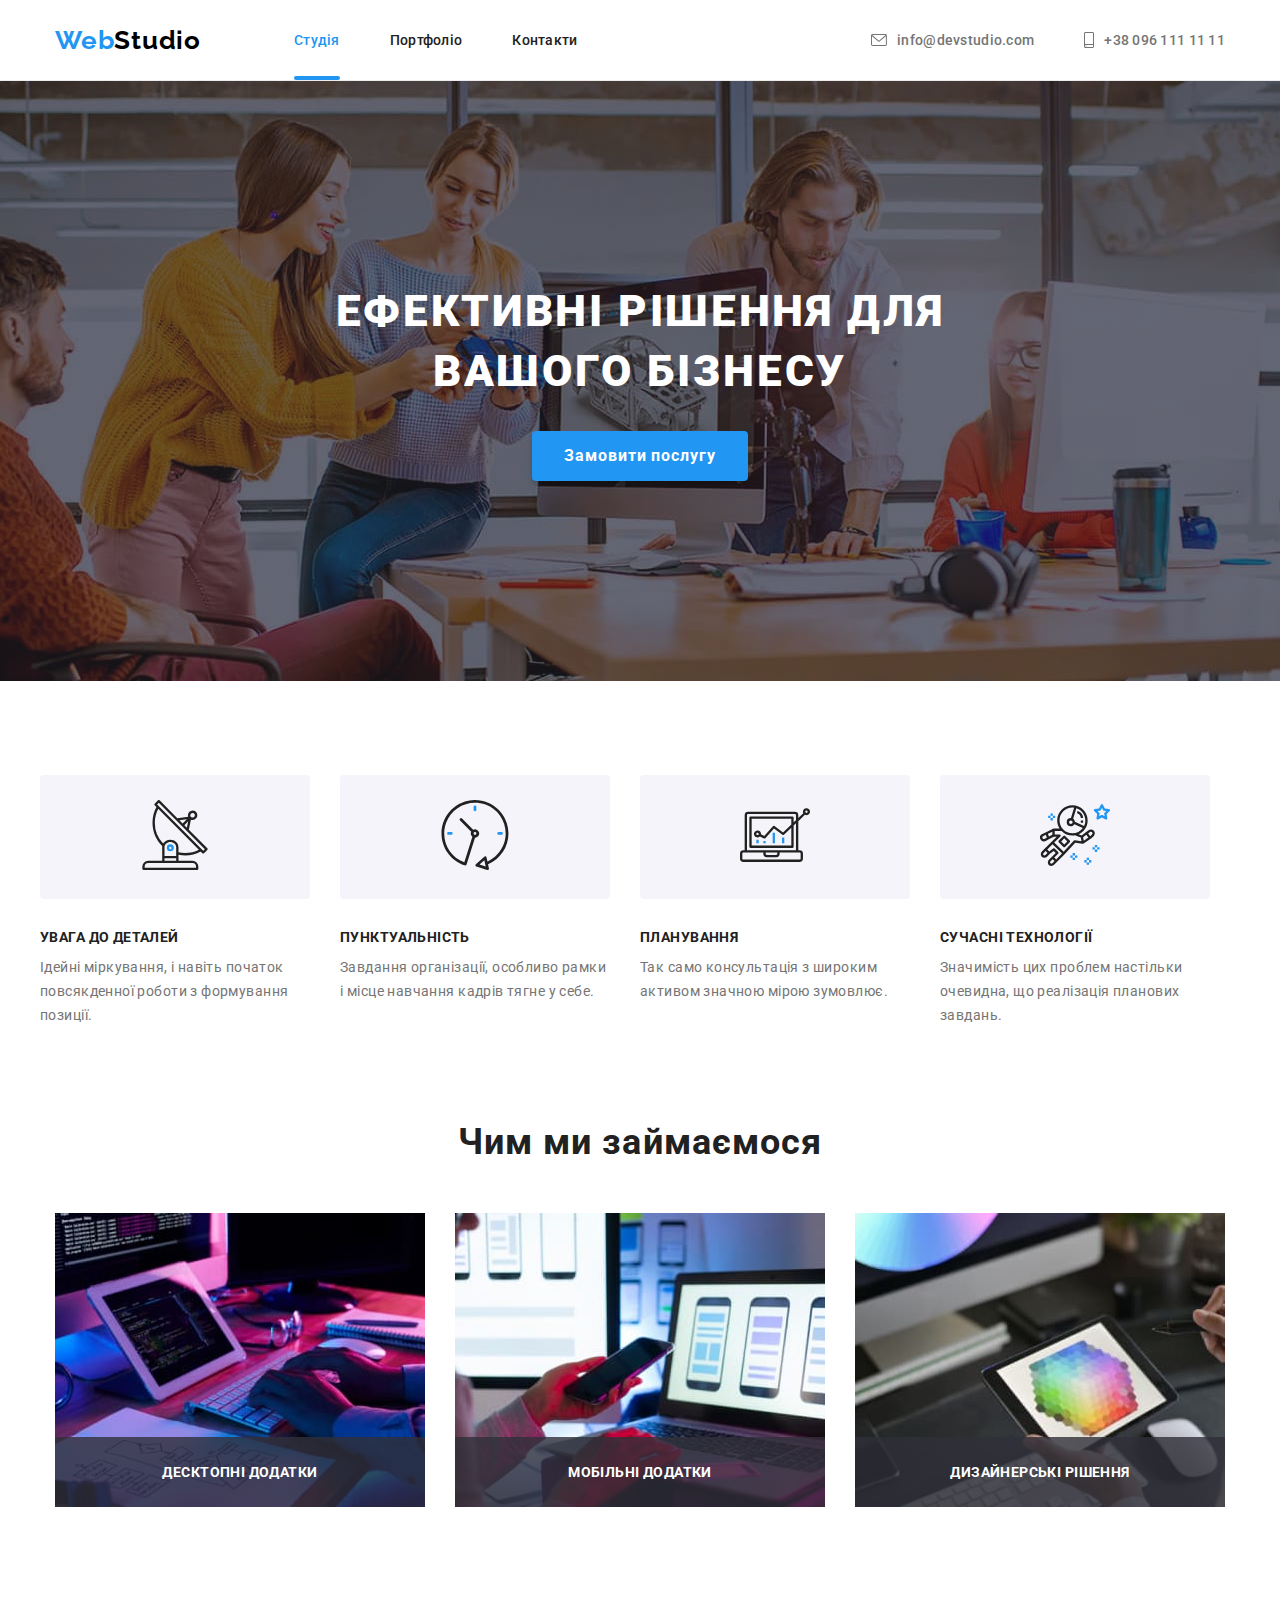
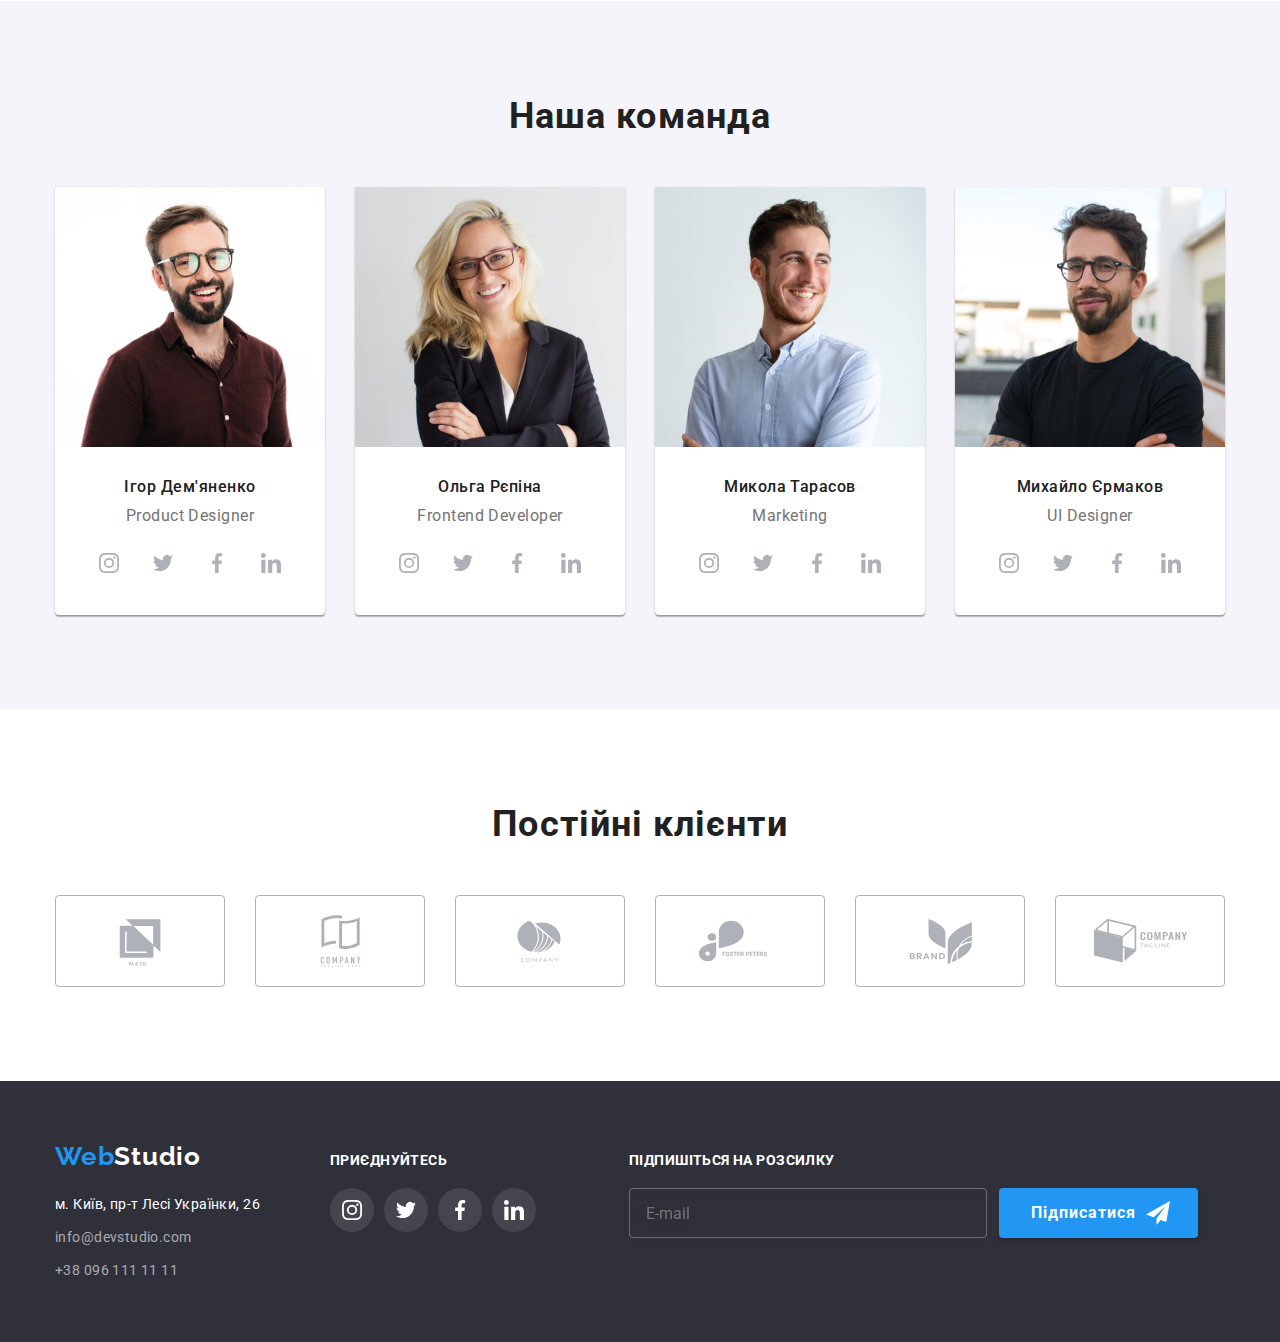
<file: index.html>
<!DOCTYPE html>
<html lang="uk">
  <head>
    <meta charset="UTF-8" />
    <meta http-equiv="X-UA-Compatible" content="IE=edge" />
    <meta name="viewport" content="width=device-width, initial-scale=1.0" />
    <title>WebStudio</title>
    <link rel="preconnect" href="https://fonts.googleapis.com" />
    <link rel="preconnect" href="https://fonts.gstatic.com" crossorigin />
    <link
      href="https://fonts.googleapis.com/css2?family=Raleway:wght@700&family=Roboto:wght@400;500;700;900&display=swap"
      rel="stylesheet"/>
    <link
      rel="stylesheet"
      href="https://cdnjs.cloudflare.com/ajax/libs/modern-normalize/1.1.0/modern-normalize.min.css"
    />
   <link rel="stylesheet" href="./css/main.min.css" />
    <!-- <link rel="stylesheet" href="./css/styles.css" /> -->
  </head>
  <body>
    <header class="header">
      <div class="header__container container">
        <nav class="nav">
          <a href="/" class="logo link"
            >Web<span class="logo--black">Studio</span></a>
          <ul class="nav__list list">
            <li class="item"><a href="" class="link current">Студія</a></li>
            <li class="item">
              <a href="./portfolio.html" class="link">Портфоліо</a>
            </li>
            <li class="item"><a href="" class="link">Контакти</a></li>
          </ul>
        </nav>
        <ul class="address-list list">
          <li class="item">
            <a href="mailto:info@devstudio.com" class="address__link link">
              <svg class="icon" width="16" height="12">
                <use href="./images/icons.svg#envelope"></use>
              </svg>
              info@devstudio.com</a
            >
          </li>
          <li class="item">
            <a href="tel:+380961111111" class="address__link link">
              <svg class="icon" width="10" height="16">
                <use href="./images/icons.svg#smartphone"></use>
              </svg>
              +38 096 111 11 11</a
            >
          </li>
        </ul>
      </div>
    </header>
    <main>
      <section class="hero">
        <div class="container">
          <h1 class="hero__title">
            Ефективні рішення для <br />
            вашого бізнесу
          </h1>
          <button type="button" class="button" data-modal-open>Замовити послугу</button>
        </div>
      </section>
      <section class="benefits section">
        <div class="container">
          <h2 class="section-title visually-hidden">Наші переваги</h2>
          <ul class="benefits__list list">
            <li class="item">
              <div class="benefit__thumb">
                <svg width="70" height="70">
                  <use href="./images/icons.svg#antenna"></use>
                </svg>
              </div>
              <h3 class="title-benefits">УВАГА ДО ДЕТАЛЕЙ</h3>
              <p class="text-benefits">
                Ідейні міркування, і навіть початок повсякденної роботи з формування позиції.
              </p>
            </li>
            <li class="item">
              <div class="benefit__thumb">
                <svg width="70" height="70">
                  <use href="./images/icons.svg#clock"></use>
                </svg>
              </div>
              <h3 class="title-benefits">ПУНКТУАЛЬНІСТЬ</h3>
              <p class="text-benefits">
                Завдання організації, особливо рамки і місце навчання кадрів тягне у себе.
              </p>
            </li>
            <li class="item">
              <div class="benefit__thumb">
                <svg width="70" height="70">
                  <use href="./images/icons.svg#diagram"></use>
                </svg>
              </div>
              <h3 class="title-benefits">ПЛАНУВАННЯ</h3>
              <p class="text-benefits">
                Так само консультація з широким активом значною мірою зумовлює.
              </p>
            </li>
            <li class="item">
              <div class="benefit__thumb">
                <svg width="70" height="70">
                  <use href="./images/icons.svg#astronaut"></use>
                </svg>
              </div>
              <h3 class="title-benefits">СУЧАСНІ ТЕХНОЛОГІЇ</h3>
              <p class="text-benefits">
                Значимість цих проблем настільки очевидна, що реалізація планових завдань.
              </p>
            </li>
          </ul>
        </div>
      </section>
      <section class="specialization section">
        <div class="container">
          <h2 class="section-title">Чим ми займаємося</h2>
          <ul class="specialization__list list">
            <li class="item">
              <div class="specialization__thumb">
                <img
                  src="./images/specialization1.jpg"
                  alt="фронтенд"
                  width="370"/>
               <h3 class="specialization__title">Десктопні додатки</h3>
              </div>
            </li>
            <li class="item">
              <div class="specialization__thumb">
                <img
                  src="./images/specialization2.jpg"
                  alt="розробка додатків"
                  width="370"/>
               <h3 class="specialization__title">Мобільні додатки</h3>
              </div>
            </li>
            <li class="item">
              <div class="specialization__thumb">
                <img
                  src="./images/specialization3.jpg"
                  alt="розробка дизайну"
                  width="370"/>
               <h3 class="specialization__title">Дизайнерські рішення</h3>
              </div>
            </li>
          </ul>
        </div>
      </section>
      <section class="team section">
        <div class="container">
          <h2 class="section-title">Наша команда</h2>
          <ul class="team__list list">
            <li class="team__card">
              <img src="./images/igor-dem.jpg" alt="Product Designer Igor " width="270" />
              <h3 class="team__name">Ігор Дем'яненко</h3>
              <p class="team__job">Product Designer</p>
               <ul class="social list">
                  <li class="social__item">
                     <a href="#" target="_blank" rel="noopener noreferrer nofollow" class="social__link link">
                        <svg class="social__icon" width="20" height="20">
                           <use href="./images/icons.svg#instagram"></use>
                        </svg>
                     </a>
                  </li>
                  <li class="social__item">
                     <a href="#" target="_blank" rel="noopener noreferrer nofollow" class="social__link link">
                        <svg class="social__icon" width="20" height="20">
                           <use href="./images/icons.svg#twitter"></use>
                        </svg>
                     </a>
                  </li>
                  <li class="social__item">
                     <a href="#" target="_blank" rel="noopener noreferrer nofollow" class="social__link link">
                        <svg class="social__icon" width="20" height="20">
                           <use href="./images/icons.svg#facebook"></use>
                        </svg>
                     </a>
                  </li>
                  <li class="social__item">
                     <a href="#" target="_blank" rel="noopener noreferrer nofollow" class="social__link link">
                        <svg class="social__icon" width="20" height="20">
                           <use href="./images/icons.svg#linkedin"></use>
                        </svg>
                     </a>
                  </li>
               </ul>
            </li>
            <li class="team__card">
              <img src="./images/olga-rep.jpg" alt="Frontend Developer Olga" width="270" />
              <h3 class="team__name">Ольга Рєпіна</h3>
              <p class="team__job">Frontend Developer</p>
               <ul class="social list">
                  <li class="social__item">
                     <a href="#" target="_blank" rel="noopener noreferrer nofollow" class="social__link link">
                        <svg class="social__icon" width="20" height="20">
                           <use href="./images/icons.svg#instagram"></use>
                        </svg>
                     </a>
                  </li>
                  <li class="social__item">
                     <a href="#" target="_blank" rel="noopener noreferrer nofollow" class="social__link link">
                        <svg class="social__icon" width="20" height="20">
                           <use href="./images/icons.svg#twitter"></use>
                        </svg>
                     </a>
                  </li>
                  <li class="social__item">
                     <a href="#" target="_blank" rel="noopener noreferrer nofollow" class="social__link link">
                        <svg class="social__icon" width="20" height="20">
                           <use href="./images/icons.svg#facebook"></use>
                        </svg>
                     </a>
                  </li>
                  <li class="social__item">
                     <a href="#" target="_blank" rel="noopener noreferrer nofollow" class="social__link link">
                        <svg class="social__icon" width="20" height="20">
                           <use href="./images/icons.svg#linkedin"></use>
                        </svg>
                     </a>
                  </li>
               </ul>
            </li>
            <li class="team__card">
              <img src="./images/mukola-tar.jpg" alt="Marketing Mukola" width="270" />
              <h3 class="team__name">Микола Тарасов</h3>
              <p class="team__job">Marketing</p>
               <ul class="social list">
                  <li class="social__item">
                     <a href="#" target="_blank" rel="noopener noreferrer nofollow" class="social__link link">
                        <svg class="social__icon" width="20" height="20">
                           <use href="./images/icons.svg#instagram"></use>
                        </svg>
                     </a>
                  </li>
                  <li class="social__item">
                     <a href="#" target="_blank" rel="noopener noreferrer nofollow" class="social__link link">
                        <svg class="social__icon" width="20" height="20">
                           <use href="./images/icons.svg#twitter"></use>
                        </svg>
                     </a>
                  </li>
                  <li class="social__item">
                     <a href="#" target="_blank" rel="noopener noreferrer nofollow" class="social__link link">
                        <svg class="social__icon" width="20" height="20">
                           <use href="./images/icons.svg#facebook"></use>
                        </svg>
                     </a>
                  </li>
                  <li class="social__item">
                     <a href="#" target="_blank" rel="noopener noreferrer nofollow" class="social__link link">
                        <svg class="social__icon" width="20" height="20">
                           <use href="./images/icons.svg#linkedin"></use>
                        </svg>
                     </a>
                  </li>
               </ul>
            </li>
            <li class="team__card">
              <img src="./images/muxailo-erm.jpg" alt="Designer Muxailo" width="270" />
              <h3 class="team__name">Михайло Єрмаков</h3>
              <p class="team__job">UI Designer</p>
               <ul class="social list">
                  <li class="social__item">
                     <a href="#" target="_blank" rel="noopener noreferrer nofollow" class="social__link link">
                        <svg class="social__icon" width="20" height="20">
                           <use href="./images/icons.svg#instagram"></use>
                        </svg>
                     </a>
                  </li>
                  <li class="social__item">
                     <a href="#" target="_blank" rel="noopener noreferrer nofollow" class="social__link link">
                        <svg class="social__icon" width="20" height="20">
                           <use href="./images/icons.svg#twitter"></use>
                        </svg>
                     </a>
                  </li>
                  <li class="social__item">
                     <a href="#" target="_blank" rel="noopener noreferrer nofollow" class="social__link link">
                        <svg class="social__icon" width="20" height="20">
                           <use href="./images/icons.svg#facebook"></use>
                        </svg>
                     </a>
                  </li>
                  <li class="social__item">
                     <a href="#" target="_blank" rel="noopener noreferrer nofollow" class="social__link link">
                        <svg class="social__icon" width="20" height="20">
                           <use href="./images/icons.svg#linkedin"></use>
                        </svg>
                     </a>
                  </li>
               </ul>
            </li>
          </ul>
        </div>
      </section>
      <section class="client section">
        <div class="container">
          <h2 class="section-title">Постійні клієнти</h2>
          <ul class="client__list list">
            <li class="client__item">
              <a
                href="#"
                target="_blank"
                rel="noopener noreferrer nofollow"
                class="client__link link"
              >
                <svg class="client__img" width="106px" height="60px">
                  <use href="./images/icons.svg#company1"></use>
                </svg>
              </a>
            </li>
            <li class="client__item">
              <a
                href="#"
                target="_blank"
                rel="noopener noreferrer nofollow"
                class="client__link link"
              >
                <svg class="client__img" width="106px" height="60px">
                  <use href="./images/icons.svg#company2"></use>
                </svg>
              </a>
            </li>
            <li class="client__item">
              <a
                href="#"
                target="_blank"
                rel="noopener noreferrer nofollow"
                class="client__link link"
              >
                <svg class="client__img" width="106px" height="60px">
                  <use href="./images/icons.svg#company3"></use>
                </svg>
              </a>
            </li>
            <li class="client__item">
              <a
                href="#"
                target="_blank"
                rel="noopener noreferrer nofollow"
                class="client__link link"
              >
                <svg class="client__img" width="106px" height="60px">
                  <use href="./images/icons.svg#company4"></use>
                </svg>
              </a>
            </li>
            <li class="client__item">
              <a
                href="#"
                target="_blank"
                rel="noopener noreferrer nofollow"
                class="client__link link"
              >
                <svg class="client__img" width="106px" height="60px">
                  <use href="./images/icons.svg#company5"></use>
                </svg>
              </a>
            </li>
            <li class="client__item">
              <a
                href="#"
                target="_blank"
                rel="noopener noreferrer nofollow"
                class="client__link link"
              >
                <svg class="client__img" width="106px" height="60px">
                  <use href="./images/icons.svg#company6"></use>
                </svg>
              </a>
            </li>
          </ul>
        </div>
      </section>
    </main>
    <footer class="footer">
      <div class="footer-container container">
        <div class="footer-box">
          <a href="/" class="logo link"
            >Web<span class="logo--footer">Studio</span></a>
          <address class="address-footer">
            <ul class="address-footer__list list">
              <li class="item">
                <a
                  href="https://goo.gl/maps/XgjmKiaME6EHn6Jn9"
                  target="_blank"
                  rel="noopener noreferrer nofollow"
                  class="address-footer__link address-footer__link—white link"
                  >м. Київ, пр-т Лесі Українки, 26</a>
              </li>
              <li class="item">
                <a href="mailto:info@devstudio.com" class="address-footer__link link"
                  >info@devstudio.com</a
                >
              </li>
              <li class="item">
                <a href="tel:+380961111111" class="address-footer__link link">+38 096 111 11 11</a>
              </li>
            </ul>
          </address>
        </div>
        <div class="footer__social-box">
          <h3 class="footer__social-title">приєднуйтесь</h3>
         <ul class="social list">
            <li class="social__item">
               <a href="#" target="_blank" rel="noopener noreferrer nofollow" class="social__link social__link--footer link">
                  <svg class="social__icon--footer" width="20" height="20">
                     <use href="./images/icons.svg#instagram"></use>
                  </svg>
               </a>
            </li>
            <li class="social__item">
               <a href="#" target="_blank" rel="noopener noreferrer nofollow" class="social__link social__link--footer link">
                  <svg class="social__icon--footer" width="20" height="20">
                     <use href="./images/icons.svg#twitter"></use>
                  </svg>
               </a>
            </li>
            <li class="social__item">
               <a href="#" target="_blank" rel="noopener noreferrer nofollow" class="social__link social__link--footer link">
                  <svg class="social__icon--footer" width="20" height="20">
                     <use href="./images/icons.svg#facebook"></use>
                  </svg>
               </a>
            </li>
            <li class="social__item">
               <a href="#" target="_blank" rel="noopener noreferrer nofollow" class="social__link social__link--footer link">
                  <svg class="social__icon--footer" width="20" height="20">
                     <use href="./images/icons.svg#linkedin"></use>
                  </svg>
               </a>
            </li>
         </ul>
        </div>
        <div class="subscription">
          <h3 class="subscription__title">Підпишіться на розсилку</h3>
          <form class="subscription__wraper">
            <label for="email-subscription"></label>
            <input
              class="subscription__input"
              type="email"
              name="email-subscription"
              id="email-subscription"
              placeholder="E-mail"
            />
            <button type="submit" class="button button--signup" data-modal-open>
              Підписатися
              <svg class="icon-send" width="24" height="24">
                <use href="./images/icons.svg#icon-send"></use>
              </svg>
            </button>
          </form>
        </div>
      </div>
    </footer>

    <div class="backdrop is-hidden" data-modal>
      <div class="modal">
        <button class="icon-close" data-modal-close>
          <svg width="18" height="18">
            <use href="./images/icons.svg#close-modal"></use>
          </svg>
        </button>
        <form class="form" autocomplete="off">
          <h2 class="form__title">Залиште свої дані, ми вам передзвонимо</h2>
          <div class="form__field">
            <label class="form__label" for="name">Ім'я</label>
            <input class="form__input" type="text" name="name" id="name" autofocus />
            <svg class="form__input-icon" width="18" height="18">
              <use href="./images/icons.svg#person-mod"></use>
            </svg>
          </div>
          <div class="form__field">
            <label class="form__label" for="tel">Телефон</label>
            <input class="form__input" type="tel" name="tel" id="tel" />
            <svg class="form__input-icon" width="18" height="18">
              <use href="./images/icons.svg#phone-mod"></use>
            </svg>
          </div>
          <div class="form__field">
            <label class="form__label" for="email">Пошта</label>
            <input class="form__input" type="email" name="email" id="email" />
            <svg class="form__input-icon" width="18" height="18">
              <use href="./images/icons.svg#email-mod"></use>
            </svg>
          </div>
          <div class="form__field form__field—comment">
            <label class="form__label" for="comment">Коментар</label>
            <textarea
              class="comment-area"
              name="comment"
              id="comment"
              rows="10"
              placeholder="Введіть текст"
            ></textarea>
          </div>
          <div class="form-policy">
            <label class="form-policy__label">
              <input class="checkbox" type="checkbox" name="policy" />
              <span class="checkbox__wrapper"></span>
              Погоджуюся з розсилкою та приймаю
              <a class="form-policy__link" href="#">Умови договору</a>
            </label>
          </div>

          <button type="submit" class="button button—submit ">Відправити</button>
        </form>
      </div>
    </div>

    <script src="./js/modal.js"></script>
  </body>
</html>
</file>
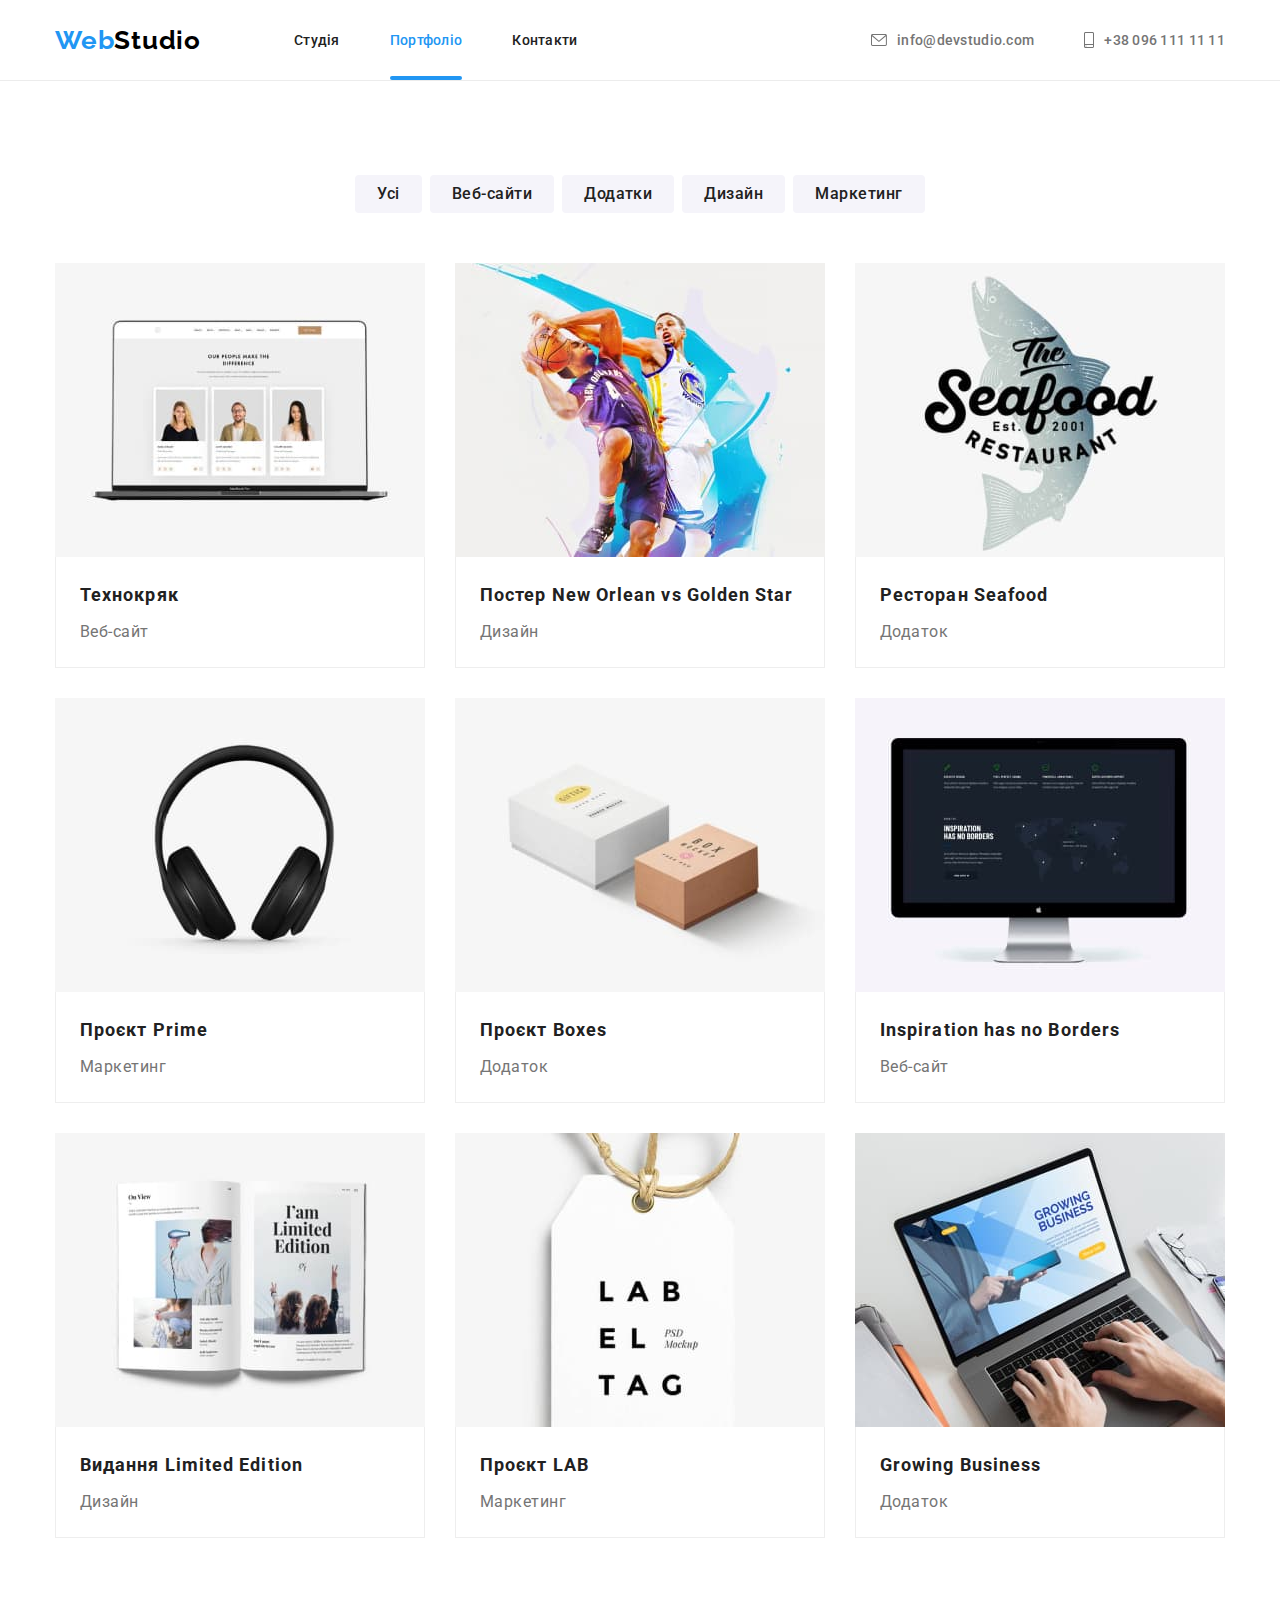
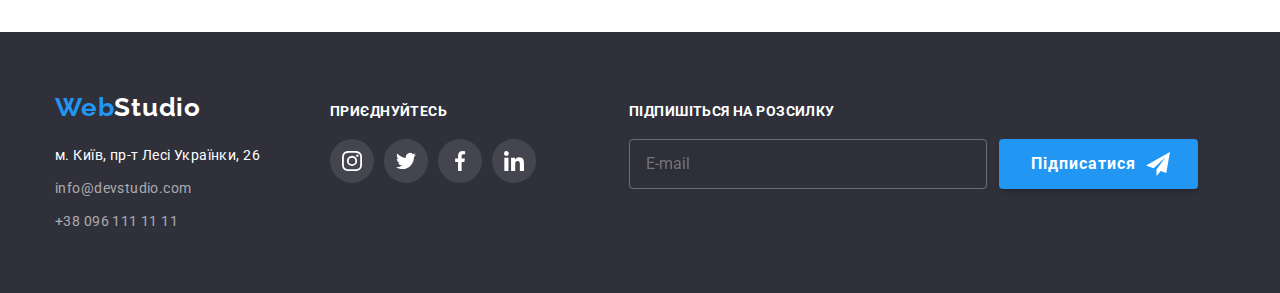
<file: portfolio.html>
<!DOCTYPE html>
<html lang="uk">
  <head>
    <meta charset="UTF-8" />
    <meta http-equiv="X-UA-Compatible" content="IE=edge" />
    <meta name="viewport" content="width=device-width, initial-scale=1.0" />
    <title>WebStudio</title>
    <link rel="preconnect" href="https://fonts.googleapis.com" />
    <link rel="preconnect" href="https://fonts.gstatic.com" crossorigin />
    <link
      href="https://fonts.googleapis.com/css2?family=Raleway:wght@700&family=Roboto:wght@400;500;700;900&display=swap"
      rel="stylesheet"
    />
    <link
      rel="stylesheet"
      href="https://cdnjs.cloudflare.com/ajax/libs/modern-normalize/1.1.0/modern-normalize.min.css"
    />
    <link rel="stylesheet" href="./css/main.min.css" />
  </head>

  <body>
    <header class="header">
      <div class="header__container container">
        <nav class="nav">
          <a href="/" class="logo link"
            >Web<span class="logo--black">Studio</span></a>
          <ul class="nav__list list">
            <li class="item"><a href="./index.html" class="link">Студія</a></li>
            <li class="item">
              <a href="" class="link current">Портфоліо</a>
            </li>
            <li class="item"><a href="" class="link">Контакти</a></li>
          </ul>
        </nav>
        <ul class="address-list list">
          <li class="item">
            <a href="mailto:info@devstudio.com" class="address__link link">
              <svg class="icon" width="16" height="12">
                <use href="./images/icons.svg#envelope"></use>
              </svg>
              info@devstudio.com</a>
          </li>
          <li class="item">
            <a href="tel:+380961111111" class="address__link link">
              <svg class="icon" width="10" height="16">
                <use href="./images/icons.svg#smartphone"></use>
              </svg>
              +38 096 111 11 11</a>
          </li>
        </ul>
      </div>
    </header>
    <section class="portfolio section">
      <div class="container">
        <h1 class="visually-hidden">portfolio</h1>
        <ul class="filter list">
          <li class="filter__item">
            <button type="button" class="filter__button">Усі</button>
          </li>
          <li class="filter__item">
            <button type="button" class="filter__button">Веб-сайти</button>
          </li>
          <li class="filter__item">
            <button type="button" class="filter__button">Додатки</button>
          </li>
          <li class="filter__item">
            <button type="button" class="filter__button">Дизайн</button>
          </li>
          <li class="filter__item">
            <button type="button" class="filter__button">Маркетинг</button>
          </li>
        </ul>
        <ul class="projects list">
          <li class="projects__card item">
            <a href="#" class="projects__link link">
              <div class="projects__thumb">
                <img src="./images/portfolio-laptop.jpg" alt="ноутбук" width="370" />
                <div class="overlay-thumb">
                  <p class="overlay-humb__text">
                    Ресурс пропонує комплексні пропозиції з різним рівнем функціоналу та сервісів.
                    Все це дозволить відвідувачу отримати вичерпні відомості про компанію чи
                    приватну особу.
                  </p>
                </div>
              </div>
              <div class="projects__contens">
                <h2 class="projects__title">Технокряк</h2>
                <p class="projects__text">Веб-сайт</p>
              </div>
            </a>
          </li>
          <li class="projects__card item">
            <a href="#" class="projects__link link">
              <div class="projects__thumb">
                <img src="./images/portfolio-nba.jpg" alt="два баскетболіста" width="370" />
                <div class="overlay-thumb">
                  <p class="overlay-humb__text">
                    Ресурс пропонує комплексні пропозиції з різним рівнем функціоналу та сервісів.
                    Все це дозволить відвідувачу отримати вичерпні відомості про компанію чи
                    приватну особу.
                  </p>
                </div>
              </div>
              <div class="projects__contens">
                <h2 class="projects__title">Постер New Orlean vs Golden Star</h2>
                <p class="projects__text">Дизайн</p>
              </div>
            </a>
          </li>
          <li class="projects__card item">
            <a href="#" class="projects__link link">
              <div class="projects__thumb">
                <img
                  src="./images/portfolio-restaurant-seafood.jpg"
                  alt="рибний ресторан"
                  width="370"
                />
                <div class="overlay-thumb">
                  <p class="overlay-humb__text">
                    Ресурс пропонує комплексні пропозиції з різним рівнем функціоналу та сервісів.
                    Все це дозволить відвідувачу отримати вичерпні відомості про компанію чи
                    приватну особу.
                  </p>
                </div>
              </div>
              <div class="projects__contens">
                <h2 class="projects__title">Ресторан Seafood</h2>
                <p class="projects__text">Додаток</p>
              </div>
            </a>
          </li>
          <li class="projects__card item">
            <a href="#" class="projects__link link">
              <div class="projects__thumb">
                <img src="./images/portfolio-headphones.jpg" alt="наушникі" width="370" />
                <div class="overlay-thumb">
                  <p class="overlay-humb__text">
                    Ресурс пропонує комплексні пропозиції з різним рівнем функціоналу та сервісів.
                    Все це дозволить відвідувачу отримати вичерпні відомості про компанію чи
                    приватну особу.
                  </p>
                </div>
              </div>
              <div class="projects__contens">
                <h2 class="projects__title">Проєкт Prime</h2>
                <p class="projects__text">Маркетинг</p>
              </div>
            </a>
          </li>
          <li class="projects__card item">
            <a href="#" class="projects__link link">
              <div class="projects__thumb">
                <img src="./images/portfolio-boxes.jpg" alt="дві коробки" width="370" />
                <div class="overlay-thumb">
                  <p class="overlay-humb__text">
                    Ресурс пропонує комплексні пропозиції з різним рівнем функціоналу та сервісів.
                    Все це дозволить відвідувачу отримати вичерпні відомості про компанію чи
                    приватну особу.
                  </p>
                </div>
              </div>
              <div class="projects__contens">
                <h2 class="projects__title">Проєкт Boxes</h2>
                <p class="projects__text">Додаток</p>
              </div>
            </a>
          </li>
          <li class="projects__card item">
            <a href="#" class="projects__link link">
              <div class="projects__thumb">
                <img src="./images/portfolio-monitor.jpg" alt="монітор" width="370" />
                <div class="overlay-thumb">
                  <p class="overlay-humb__text">
                    Ресурс пропонує комплексні пропозиції з різним рівнем функціоналу та сервісів.
                    Все це дозволить відвідувачу отримати вичерпні відомості про компанію чи
                    приватну особу.
                  </p>
                </div>
              </div>
              <div class="projects__contens">
                <h2 class="projects__title">Inspiration has no Borders</h2>
                <p class="projects__text">Веб-сайт</p>
              </div>
            </a>
          </li>
          <li class="projects__card item">
            <a href="#" class="projects__link link">
              <div class="projects__thumb">
                <img src="./images/portfolio-book.jpg" alt="книжка" width="370" />
                <div class="overlay-thumb">
                  <p class="overlay-humb__text">
                    Ресурс пропонує комплексні пропозиції з різним рівнем функціоналу та сервісів.
                    Все це дозволить відвідувачу отримати вичерпні відомості про компанію чи
                    приватну особу.
                  </p>
                </div>
              </div>
              <div class="projects__contens">
                <h2 class="projects__title">Видання Limited Edition</h2>
                <p class="projects__text">Дизайн</p>
              </div>
            </a>
          </li>
          <li class="projects__card item">
            <a href="#" class="projects__link link">
              <div class="projects__thumb">
                <img src="./images/portfolio-tag.jpg" alt="бірка" width="370" />
                <div class="overlay-thumb">
                  <p class="overlay-humb__text">
                    Ресурс пропонує комплексні пропозиції з різним рівнем функціоналу та сервісів.
                    Все це дозволить відвідувачу отримати вичерпні відомості про компанію чи
                    приватну особу.
                  </p>
                </div>
              </div>
              <div class="projects__contens">
                <h2 class="projects__title">Проєкт LAB</h2>
                <p class="projects__text">Маркетинг</p>
              </div>
            </a>
          </li>
          <li class="projects__card item">
            <a href="#" class="projects__link link">
              <div class="projects__thumb">
                <img src="./images/portfolio-laptop2.jpg" alt="" width="370" />
                <div class="overlay-thumb">
                  <p class="overlay-humb__text">
                    Ресурс пропонує комплексні пропозиції з різним рівнем функціоналу та сервісів.
                    Все це дозволить відвідувачу отримати вичерпні відомості про компанію чи
                    приватну особу.
                  </p>
                </div>
              </div>
              <div class="projects__contens">
                <h2 class="projects__title">Growing Business</h2>
                <p class="projects__text">Додаток</p>
              </div>
            </a>
          </li>
        </ul>
      </div>
    </section>
   <footer class="footer">
      <div class="footer-container container">
         <div class="footer-box">
            <a href="/" class="logo link">Web<span class="logo--footer">Studio</span></a>
            <address class="address-footer">
               <ul class="address-footer__list list">
                  <li class="item">
                     <a href="https://goo.gl/maps/XgjmKiaME6EHn6Jn9" target="_blank" rel="noopener noreferrer nofollow"
                        class="address-footer__link address-footer__link—white link">м. Київ, пр-т Лесі Українки, 26</a>
                  </li>
                  <li class="item">
                     <a href="mailto:info@devstudio.com" class="address-footer__link link">info@devstudio.com</a>
                  </li>
                  <li class="item">
                     <a href="tel:+380961111111" class="address-footer__link link">+38 096 111 11 11</a>
                  </li>
               </ul>
            </address>
         </div>
         <div class="footer__social-box">
            <h3 class="footer__social-title">приєднуйтесь</h3>
            <ul class="social list">
               <li class="social__item">
                  <a href="#" target="_blank" rel="noopener noreferrer nofollow"
                     class="social__link social__link--footer link">
                     <svg class="social__icon--footer" width="20" height="20">
                        <use href="./images/icons.svg#instagram"></use>
                     </svg>
                  </a>
               </li>
               <li class="social__item">
                  <a href="#" target="_blank" rel="noopener noreferrer nofollow"
                     class="social__link social__link--footer link">
                     <svg class="social__icon--footer" width="20" height="20">
                        <use href="./images/icons.svg#twitter"></use>
                     </svg>
                  </a>
               </li>
               <li class="social__item">
                  <a href="#" target="_blank" rel="noopener noreferrer nofollow"
                     class="social__link social__link--footer link">
                     <svg class="social__icon--footer" width="20" height="20">
                        <use href="./images/icons.svg#facebook"></use>
                     </svg>
                  </a>
               </li>
               <li class="social__item">
                  <a href="#" target="_blank" rel="noopener noreferrer nofollow"
                     class="social__link social__link--footer link">
                     <svg class="social__icon--footer" width="20" height="20">
                        <use href="./images/icons.svg#linkedin"></use>
                     </svg>
                  </a>
               </li>
            </ul>
         </div>
         <div class="subscription">
            <h3 class="subscription__title">Підпишіться на розсилку</h3>
            <form class="subscription__wraper">
               <label for="email-subscription"></label>
               <input class="subscription__input" type="email" name="email-subscription" id="email-subscription"
                  placeholder="E-mail" />
               <button type="submit" class="button button--signup" data-modal-open>
                  Підписатися
                  <svg class="icon-send" width="24" height="24">
                     <use href="./images/icons.svg#icon-send"></use>
                  </svg>
               </button>
            </form>
         </div>
      </div>
   </footer>
  </body>
</html>
</file>
<file: css/styles.css>
:root {
  --primery-text-color: #757575;
  --title-text-color: #212121;
  --accent-color: #2196f3;
  --accent-color-text: #ffffff;
  --background-color: #ffffff;
  --background-color-second: #f5f4fa;
  --backgraund-color-footer: #2f303a;
  --logo-font: 'Raleway';
  --margin-card: 30px;
  --icon-color: #afb1b8;
  --transform-transition: transform 250ms cubic-bezier(0.4, 0, 0.2, 1);
  --transform-color: color 250ms cubic-bezier(0.4, 0, 0.2, 1);
  --transform-bg-color: background-color 250ms cubic-bezier(0.4, 0, 0.2, 1);
  --transition-fill: fill 250ms cubic-bezier(0.4, 0, 0.2, 1);
  --transition-box-shadow: box-shadow 250ms cubic-bezier(0.4, 0, 0.2, 1);
  --transition-border-color: border-color 250ms cubic-bezier(0.4, 0, 0.2, 1);
  --transition-time: 250ms cubic-bezier(0.4, 0, 0.2, 1);
}

/* General style */

a {
  text-decoration: none;
  color: inherit;
  font-family: inherit;
  padding: 0;
}

h1,
h2,
h3,
h4,
h5,
h6,
p,
ul {
  padding: 0px;
  margin: 0px;
}

img {
  display: block;
  max-width: 100%;
}

body {
  background-color: var(--background-color);
  color: var(--primery-text-color);
  font-family: 'Roboto', sans-serif;
}

.list {
  list-style: none;
}

.link {
  text-decoration: none;
}

.button-pointer {
  cursor: pointer;
}

textarea {
  resize: none;
}

.container {
  width: 1200px;
  padding: 0px 15px;
  margin-right: auto;
  margin-left: auto;
  /* outline: 1px solid tomato; */
}

.section {
  padding-top: 94px;
  padding-bottom: 94px;
}

/* header */
.header {
  border-bottom: 1px solid #ececec;
}

.logo {
  font-family: var(--logo-font);
  font-weight: 700;
  font-size: 26px;
  line-height: calc(31 / 26);
  letter-spacing: 0.03em;
}

.logo-first {
  color: var(--accent-color);
}

.logo-second {
  color: #000000;
}

.logo-footer {
  color: #ffffff;
}

/* Site navigatiot */

.header-container {
  display: flex;
  align-items: center;
  margin-top: 0px;
  margin-bottom: 0px;
}

.header-nav {
  display: flex;
  margin-top: 0px;
  margin-bottom: 0px;
  align-items: center;
}

.site-nav {
  display: flex;
  margin-top: 0px;
  margin-bottom: 0px;
  margin-left: 93px;
  padding-left: 0px;
}

.site-nav .item:not(:last-child) {
  margin-right: 50px;
}

.site-nav .link {
  /* display: block; */
  font-weight: 500;
  font-size: 14px;
  line-height: calc(16 / 14);
  letter-spacing: 0.02em;
  color: var(--title-text-color);
  padding-top: 32px;
  padding-bottom: 32px;
  transition: var(--transform-color);
}

.header-nav .link:hover,
.header-nav .link:focus {
  color: var(--accent-color);
}

.site-nav .link.current {
  color: var(--accent-color);
  position: relative;
}

.link.current::after {
  content: '';
  position: absolute;
  bottom: 0;
  left: 0;

  width: 100%;
  height: 4px;

  background-color: var(--accent-color);
  border-radius: 4px;
}

.address-header {
  display: flex;
  padding-left: 0px;
  margin-left: auto;
  margin-top: 0px;
  margin-bottom: 0px;
}

.address-header .item:not(:last-child) {
  margin-right: 50px;
}

.header-contacts {
  display: flex;
  align-items: center;
  font-weight: 500;
  font-size: 14px;
  line-height: calc(16 / 14);
  letter-spacing: 0.02em;
  color: var(--primery-text-color);
  padding-top: 32px;
  padding-bottom: 32px;
  transition: var(--transform-color);
}

.header-contacts:hover,
.header-contacts:focus {
  color: var(--accent-color);
}

.icon {
  margin-right: 10px;
  fill: currentColor;
  transition: var(--transition-fill);
}

.header-contacts:hover .icon,
.header-contacts:focus .icon {
  fill: var(--accent-color);
}

/* Section hero */
.hero {
  background-color: var(--backgraund-color-footer);
  text-align: center;
  padding-top: 200px;
  padding-bottom: 200px;

  max-width: 1600px;
  margin-right: auto;
  margin-left: auto;

  background-image: linear-gradient(to right, rgba(47, 48, 58, 0.4), rgba(47, 48, 58, 0.4)),
    url(../images/hero-img.jpg);
  background-repeat: no-repeat;
  background-size: cover;
  background-position: center;
}

.hero-title {
  font-weight: 900;
  font-size: 44px;
  line-height: calc(60 / 44);
  /* text-align: center; */
  margin-bottom: 30px;
  letter-spacing: 0.06em;
  text-transform: uppercase;
  color: var(--background-color);
}

.button {
  display: block;
  margin: 0 auto;
  padding-top: 10px;
  padding-bottom: 10px;
  padding-right: 32px;
  padding-left: 32px;
  background-color: var(--accent-color);
  box-shadow: 0px 4px 4px rgba(0, 0, 0, 0.15);
  border-radius: 4px;
  font-family: inherit;
  font-weight: 700;
  font-size: 16px;
  line-height: calc(30 / 16);
  letter-spacing: 0.06em;
  color: var(--background-color);
  border: none;
  cursor: pointer;
  transition: var(--transform-bg-color);
}

.button:hover,
.button:focus {
  background-color: #188ce8;
}

/* section our-benefits*/

.visually-hidden {
  position: absolute;
  white-space: nowrap;
  width: 1px;
  height: 1px;
  overflow: hidden;
  border: 0;
  padding: 0;
  clip: rect(0 0 0 0);
  clip-path: inset(50%);
  margin: -1px;
}

.benefits-list {
  display: flex;
  /* outline: 1px solid tomato; */
  margin-left: -30px;
  justify-content: center;
}

.benefits-list .item {
  flex-basis: calc(100% / 4 - 30px);
  /* margin-left: -30px; */
}

.benefits-list .item:not(:first-child) {
  margin-left: 30px;
}

.benefit-thumb {
  background-color: var(--background-color-second);
  padding: 25px 100px;
  border-radius: 4px;
  margin-bottom: 30px;
}

.title-benefits {
  margin-bottom: 10px;
  font-weight: 700;
  font-size: 14px;
  line-height: calc(16 / 14);
  letter-spacing: 0.03em;
  text-transform: uppercase;
  color: var(--title-text-color);
}

.text-benefits {
  font-weight: 400;
  font-size: 14px;
  line-height: calc(24 / 14);
  letter-spacing: 0.03em;
}

/* section specialization */

.specialization {
  padding-top: 0px;
}

.section-title {
  font-weight: 700;
  font-size: 36px;
  line-height: calc(42 / 36);
  text-align: center;
  letter-spacing: 0.03em;
  color: var(--title-text-color);
}

.specialization-title {
  margin-bottom: 50px;
}

.specialization-list {
  display: flex;
  justify-content: center;
}

.specialization-list .item:not(:last-child) {
  margin-right: 30px;
}

.specialization-thumb {
  position: relative;
}

.specialization-image {
  display: block;
}

.title-thumb-sp {
  width: 100%;
  height: 70px;
  position: absolute;
  bottom: 0;
  right: 0;
  background: rgba(47, 48, 58, 0.8);
  text-align: center;
}

.specialization-image-title {
  padding: 27px;
  font-weight: 700;
  font-size: 14px;
  line-height: calc(16 / 14);
  letter-spacing: 0.03em;
  text-transform: uppercase;
  color: var(--accent-color-text);
}

/* Section Team */

.team {
  background-color: var(--background-color-second);
}

.team-title {
  margin-bottom: 50px;
}

.team-list {
  display: flex;
  justify-content: center;
}

.card-team:not(:last-child) {
  margin-right: 30px;
}

.card-team img {
  display: block;
}

.card-team {
  background-color: var(--background-color);
  box-shadow: 0px 1px 3px rgba(0, 0, 0, 0.12), 0px 1px 1px rgba(0, 0, 0, 0.14),
    0px 2px 1px rgba(0, 0, 0, 0.2);
  border-radius: 0px 0px 4px 4px;
}

.tean-name {
  margin-top: 30px;
  font-weight: 500;
  font-size: 16px;
  line-height: calc(19 / 16);
  text-align: center;
  letter-spacing: 0.03em;
  color: var(--title-text-color);
}

.team-job {
  margin-top: 10px;
  margin-bottom: 16px;
  font-weight: 400;
  font-size: 16px;
  line-height: calc(19 / 16);
  text-align: center;
  letter-spacing: 0.03em;
}

.social-container {
  margin-bottom: 30px;
}

.social-list {
  display: flex;
  justify-content: center;
}

.social-item {
  width: 44px;
  height: 44px;
}

.social-item:not(:last-child) {
  margin-right: 10px;
}

.social-link {
  display: flex;
  align-items: center;
  justify-content: center;
  width: 100%;
  height: 100%;
  color: var(--icon-color);
  background-color: var(--background-color);
  border-radius: 50%;
  transition: var(--transform-bg-color);
}

.social-link:hover,
.social-link:focus {
  background-color: var(--accent-color);
}

.social-link .social-icon {
  fill: currentColor;
  transition: var(--transition-fill);
}

.social-link:hover .social-icon,
.social-link:focus .social-icon {
  fill: var(--accent-color-text);
}

/* section client */

.client-title {
  margin-bottom: 50px;
}

.client-list {
  display: flex;
  justify-content: center;
}

.client-item:not(:last-child) {
  margin-right: 30px;
}

.client-link {
  display: block;
  width: 170px;
  height: 92px;
  padding: 16px 32px;
  border: 1px solid var(--icon-color);
  border-radius: 4px;
  fill: var(--icon-color);
  transition: var(--transition-fill), var(--transition-border-color);
}

.client-link:hover,
.client-link:focus {
  fill: var(--accent-color);
  border-color: var(--accent-color);
}

.client-link .button-client {
  fill: var(--icon-color);
  transition: var(--transition-fill);
}

.client-link:hover .button-client,
.client-link:focus .button-client {
  fill: var(--accent-color);
}

/* Section portfolio*/

.filter {
  display: flex;
  justify-content: center;
  margin-bottom: 50px;
}

.filter-item:not(:last-child) {
  margin-right: 8px;
}

.button-filter {
  padding: 6px 22px;
  background-color: var(--background-color-second);
  color: var(--title-text-color);
  border: none;
  border-radius: 4px;
  font-weight: 500;
  font-size: 16px;
  line-height: calc(26 / 16);
  letter-spacing: 0.03em;
  font-family: inherit;
  cursor: pointer;
  transition: var(--transform-bg-color), var(--transform-color), var(--transition-box-shadow);
}

.button-filter:hover,
.button-filter:focus {
  background-color: var(--accent-color);
  color: var(--accent-color-text);
  box-shadow: 0px 3px 1px rgba(0, 0, 0, 0.1), 0px 1px 2px rgba(0, 0, 0, 0.08),
    0px 2px 2px rgba(0, 0, 0, 0.12);
}

.projects-list {
  display: flex;
  flex-wrap: wrap;
  margin-left: -30px;
  margin-top: -30px;
}

.projects-list .item {
  flex-basis: calc(100% / 3 - var(--margin-card));
  margin-left: 30px;
  margin-top: 30px;
}

.portfolio-thumb {
  position: relative;
  overflow: hidden;
}

.portfolio-thumb-text {
  position: absolute;
  top: 0;
  left: 0;
  width: 100%;
  height: 100%;

  padding: 63px 24px;
  background: rgba(33, 150, 243, 0.9);

  transform: translateY(100%);
  transition: var(--transform-transition);
}

.portfolio-link:hover .portfolio-thumb-text,
.portfolio-link:focus .portfolio-thumb-text {
  transform: translateY(0);
}

.portfolio-text {
  font-weight: 400;
  font-size: 18px;
  line-height: calc(28 / 18);
  letter-spacing: 0.03em;
  color: var(--accent-color-text);
}

.portfolio-card {
  transition: var(--transition-box-shadow);
}

.portfolio-card:hover,
.portfolio-card:focus {
  box-shadow: 0px 1px 1px rgba(0, 0, 0, 0.12), 0px 4px 4px rgba(0, 0, 0, 0.06),
    1px 4px 6px rgba(0, 0, 0, 0.16);
}

.card-contens {
  padding: 20px 24px;
  border: 1px solid #eeeeee;
  border-top: none;
}

.card-title {
  margin-bottom: 4px;
  font-weight: 700;
  font-size: 18px;
  line-height: calc(36 / 18);
  letter-spacing: 0.06em;
  color: var(--title-text-color);
}

.card-text {
  font-weight: 400;
  font-size: 16px;
  line-height: 30px;
  letter-spacing: 0.03em;
  color: inherit;
}

/* footer */

.footer {
  background-color: #2f303a;
  padding-top: 60px;
  padding-bottom: 60px;
}

.footer-container {
  display: flex;
  align-items: baseline;
}

.footer-box {
  margin-right: 70px;
}

.address-footer {
  margin-top: 20px;
}

.address-footer-list {
  font-style: normal;
}

.address-footer-list li {
  display: block;
}

.address-footer-list .item:not(:last-child) {
  margin-bottom: 9px;
}

.address-footer-lokation {
  font-weight: 400;
  font-size: 14px;
  line-height: calc(24 / 14);
  letter-spacing: 0.02em;
  color: var(--background-color);
}

.address-footer-link {
  font-weight: 400;
  font-size: 14px;
  line-height: 24px;
  letter-spacing: 0.02em;
  color: rgba(255, 255, 255, 0.6);
}

.address-footer-list a {
  transition: var(--transform-color);
}

.address-footer-list a:hover,
.address-footer-list a:focus {
  color: var(--accent-color);
}

.footer-social-box {
  margin-right: 93px;
}

.social-title-footer {
  margin-bottom: 20px;
  font-weight: 700;
  font-size: 14px;
  line-height: calc(16 / 14);
  letter-spacing: 0.03em;
  text-transform: uppercase;
  color: var(--accent-color-text);
}

.social-link-footer {
  background-color: rgba(255, 255, 255, 0.1);
  color: var(--background-color);
}

.social-icon-footer {
  fill: var(--accent-color-text);
}

.subscription-title {
  margin-bottom: 20px;
  font-weight: 700;
  font-size: 14px;
  line-height: calc(16 / 14);
  letter-spacing: 0.03em;
  text-transform: uppercase;
  color: var(--accent-color-text);
}

.subscription-wraper {
  display: flex;
  align-items: center;
  justify-content: center;
}

.input-subscription {
  width: 358px;
  height: 50px;
  background-color: transparent;
  color: var(--accent-color-text);
  border: 1px solid rgba(255, 255, 255, 0.3);
  filter: drop-shadow(0px 4px 4px rgba(0, 0, 0, 0.15));
  border-radius: 4px;
  margin-right: 12px;
  padding: 15px 16px;

  transition: border var(--transition-time);
}

/*   border: 1px solid rgba(33, 33, 33, 0.2);
  border-radius: 4px;
  transition: border var(--transition-time); */

.input-subscription:hover,
.input-subscription:focus {
  outline: 0;
  border: 1px solid var(--accent-color);
}

.button-signup {
  position: relative;
  padding-left: 32px;
  padding-right: 62px;
}

.icon-send {
  position: absolute;
  right: 28px;
  bottom: 50%;
  /* bottom: 13px; */
  transform: translateY(50%);
  fill: var(--background-color);
}

/* backdrop і модальне вікно */

.backdrop {
  position: fixed;
  top: 0;
  left: 0;
  width: 100%;
  height: 100%;

  background: rgba(0, 0, 0, 0.2);

  opacity: 1;
  transition: var(--transition-time);
}

.backdrop.is-hidden {
  opacity: 0;
  pointer-events: none;
}

.backdrop.is-hidden .modal {
  transform: translate(-50%, -50%) scale(0.9);
}

.modal {
  position: absolute;
  top: 50%;
  left: 50%;
  transform: translate(-50%, -50%) scale(1);
  transition: var(--transition-time);

  width: 528px;
  height: 581px;

  background: #ffffff;

  box-shadow: 0px 1px 3px rgba(0, 0, 0, 0.12), 0px 1px 1px rgba(0, 0, 0, 0.14),
    0px 2px 1px rgba(0, 0, 0, 0.2);
  border-radius: 4px;
}

.icon-close {
  position: absolute;
  top: 8px;
  right: 8px;
  display: flex;
  align-items: center;
  justify-content: center;
  width: 30px;
  height: 30px;
  background-color: var(--background-color);
  border: 1px solid rgba(0, 0, 0, 0.1);
  border-radius: 50%;
  cursor: pointer;
  transition: var(--transition-fill), top var(--transition-time), right var(--transition-time);
}

.icon-close:hover,
.icon-close:focus {
  top: 12px;
  right: 9px;
  fill: var(--accent-color);
}

.form {
  width: 100%;
  /* outline: 1px solid tomato; */
  margin-left: auto;
  margin-right: auto;
  padding: 40px;
}

.form-title {
  font-weight: 700;
  font-size: 20px;
  line-height: calc(23 / 20);
  text-align: center;
  letter-spacing: 0.03em;
  color: var(--title-text-color);
  margin-bottom: 12px;
}

.form-field {
  position: relative;
  /* outline: 1px solid tomato; */
  display: flex;
  flex-direction: column;
  margin-bottom: 10px;
}
.form-field label {
  margin-bottom: 4px;
  font-size: 12px;
  line-height: calc(14 / 12);
  letter-spacing: 0.01em;
  color: var(--primery-text-color);
}

.form-field input {
  width: 100%;
  height: 40px;
  margin: 0;
  padding: 0 12px 0 42px;
  border: 1px solid rgba(33, 33, 33, 0.2);
  border-radius: 4px;
  transition: border var(--transition-time);
}

.form-field input:hover,
.form-field input:focus {
  outline: 0;
  border: 1px solid var(--accent-color);
}

.input-icon {
  position: absolute;
  bottom: 11px;
  left: 12px;
  transition: fill var(--transition-time);
}

.form-input:hover +.input-icon,
.form-input:focus + .input-icon {
  fill: var(--accent-color);
}

.form-comment {
  margin-bottom: 18px;
}

.form-field textarea {
  width: 100%;
  height: 120px;
  padding: 12px 12px 12px 16px;
  border: 1px solid rgba(33, 33, 33, 0.2);
  border-radius: 4px;
  transition: border var(--transition-time);
}

.form-field textarea:hover,
.form-field textarea:focus {
  outline: 0;
  border: 1px solid var(--accent-color);
}

.form-field textarea::placeholder {
  font-size: 12px;
  line-height: calc(14 / 12);
  letter-spacing: 0.01em;
  color: rgba(117, 117, 117, 0.5);
}

.form-policy {
  display: flex;
  align-items: center;
  justify-content: center;
  margin-bottom: 32px;
}

.checkbox {
  -webkit-appearance: none;
  -moz-appearance: none;
  appearance: none;

  position: absolute;
}

.label-check {
  display: flex;
  align-items: center;
  font-weight: 400;
  font-size: 14px;
  line-height: calc(24 / 14);
  letter-spacing: 0.03em;
  color: #757575;
}

.wrapper-check {
  display: inline-block;
  width: 16px;
  height: 15px;

  border: 2px solid var(--title-text-color);
  border-radius: 2px;
  margin-right: 7px;
}

.checkbox:checked + .wrapper-check {
  border-color: transparent;
  background-color: var(--accent-color);
  background-image: url(../images/icon-check.svg);
  background-size: contain;
  background-origin: border-box;
  background-repeat: no-repeat;
  background-position: center;
}

.form-policy label {
  margin-left: 7px;
  font-size: 14px;
  line-height: calc(24 / 14);
  letter-spacing: 0.03em;
  color: var(--primery-text-color);
}

.form-policy .policy-link {
  text-decoration-line: underline;
  color: var(--accent-color);
  margin-left: 2px;
}

.button-submit {
  padding-right: 52px;
  padding-left: 52px;
}
</file>
<file: css/main.min.css>
:root{--primery-text-color: #757575;--title-text-color: #212121;--accent-color: #2196f3;--accent-color-text: #ffffff;--background-color: #ffffff;--background-color-second: #f5f4fa;--backgraund-color-footer: #2f303a;--margin-card: 30px;--icon-color: #afb1b8;--transform-transition: transform 250ms cubic-bezier(0.4, 0, 0.2, 1);--transform-color: color 250ms cubic-bezier(0.4, 0, 0.2, 1);--transform-bg-color: background-color 250ms cubic-bezier(0.4, 0, 0.2, 1);--transition-fill: fill 250ms cubic-bezier(0.4, 0, 0.2, 1);--transition-box-shadow: box-shadow 250ms cubic-bezier(0.4, 0, 0.2, 1);--transition-border-color: border-color 250ms cubic-bezier(0.4, 0, 0.2, 1);--transition-time: 250ms cubic-bezier(0.4, 0, 0.2, 1);--main-font:"Roboto",sans-serif;--second-font:"Raleway"}a{text-decoration:none;color:inherit;font-family:inherit;padding:0}h1,h2,h3,h4,h5,h6,p,ul{padding:0px;margin:0px}img{display:block;max-width:100%}body{background-color:var(--background-color);color:var(--primery-text-color);font-family:var(--main-font)}.list{list-style:none}.link{text-decoration:none}.button-pointer{cursor:pointer}textarea{resize:none}.container{width:1200px;padding:0px 15px;margin-right:auto;margin-left:auto}.section{padding-top:94px;padding-bottom:94px}.section-title{font-weight:700;font-size:36px;line-height:1.1666666667;text-align:center;letter-spacing:.03em;color:var(--title-text-color);margin-bottom:50px}.visually-hidden{position:absolute;white-space:nowrap;width:1px;height:1px;overflow:hidden;border:0;padding:0;clip:rect(0 0 0 0);-webkit-clip-path:inset(50%);clip-path:inset(50%);margin:-1px}.button{display:block;margin:0 auto;padding-top:10px;padding-bottom:10px;padding-right:32px;padding-left:32px;background-color:var(--accent-color);-webkit-box-shadow:0px 4px 4px rgba(0,0,0,.15);box-shadow:0px 4px 4px rgba(0,0,0,.15);border-radius:4px;font-family:inherit;font-weight:700;font-size:16px;line-height:1.875;letter-spacing:.06em;color:var(--background-color);border:none;cursor:pointer;-webkit-transition:var(--transform-bg-color);transition:var(--transform-bg-color)}.button:hover,.button:focus{background-color:#188ce8}.button--signup{position:relative;padding-left:32px;padding-right:62px}.filter__button{padding:6px 22px;background-color:var(--background-color-second);color:var(--title-text-color);border:none;border-radius:4px;font-weight:500;font-size:16px;line-height:1.625;letter-spacing:.03em;font-family:inherit;cursor:pointer;-webkit-transition:var(--transform-bg-color),var(--transform-color),var(--transition-box-shadow);transition:var(--transform-bg-color),var(--transform-color),var(--transition-box-shadow)}.filter__button:hover,.filter__button:focus{background-color:var(--accent-color);color:var(--accent-color-text);-webkit-box-shadow:0px 3px 1px rgba(0,0,0,.1),0px 1px 2px rgba(0,0,0,.08),0px 2px 2px rgba(0,0,0,.12);box-shadow:0px 3px 1px rgba(0,0,0,.1),0px 1px 2px rgba(0,0,0,.08),0px 2px 2px rgba(0,0,0,.12)}.header{border-bottom:1px solid #ececec}.header__container{display:-webkit-box;display:-ms-flexbox;display:flex;-webkit-box-align:center;-ms-flex-align:center;align-items:center;margin-top:0px;margin-bottom:0px}.nav{display:-webkit-box;display:-ms-flexbox;display:flex;margin-top:0px;margin-bottom:0px;-webkit-box-align:center;-ms-flex-align:center;align-items:center}.nav__list{display:-webkit-box;display:-ms-flexbox;display:flex;margin-top:0px;margin-bottom:0px;margin-left:93px;padding-left:0px}.nav__list .item:not(:last-child){margin-right:50px}.nav__list .link{font-weight:500;font-size:14px;line-height:1.1428571429;letter-spacing:.02em;color:var(--title-text-color);padding-top:32px;padding-bottom:32px;-webkit-transition:var(--transform-color);transition:var(--transform-color)}.nav .link:hover,.nav .link:focus{color:var(--accent-color)}.nav__list .link.current{color:var(--accent-color);position:relative}.link.current::after{content:"";position:absolute;bottom:0;left:0;width:100%;height:4px;background-color:var(--accent-color);border-radius:4px}.address-list{display:-webkit-box;display:-ms-flexbox;display:flex;padding-left:0px;margin-left:auto;margin-top:0px;margin-bottom:0px}.address-list .item:not(:last-child){margin-right:50px}.address__link{display:-webkit-box;display:-ms-flexbox;display:flex;-webkit-box-align:center;-ms-flex-align:center;align-items:center;font-weight:500;font-size:14px;line-height:1.1428571429;letter-spacing:.02em;color:var(--primery-text-color);padding-top:32px;padding-bottom:32px;-webkit-transition:var(--transform-color);transition:var(--transform-color)}.address__link:hover,.address__link:focus{color:var(--accent-color)}.icon{margin-right:10px;fill:currentColor;-webkit-transition:var(--transition-fill);transition:var(--transition-fill)}.address__link:hover .icon,.address__link:focus .icon{fill:var(--accent-color)}.logo{font-family:var(--second-font);font-weight:700;font-size:26px;line-height:1.1923076923;letter-spacing:.03em;color:var(--accent-color)}.logo--black{color:#000}.logo--footer{color:#fff}.hero{background-color:var(--backgraund-color-footer);text-align:center;padding-top:200px;padding-bottom:200px;max-width:1600px;margin-right:auto;margin-left:auto;background-image:-webkit-gradient(linear, left top, right top, from(rgba(47, 48, 58, 0.4)), to(rgba(47, 48, 58, 0.4))),url(../images/hero-img.jpg);background-image:linear-gradient(to right, rgba(47, 48, 58, 0.4), rgba(47, 48, 58, 0.4)),url(../images/hero-img.jpg);background-repeat:no-repeat;background-size:cover;background-position:center}.hero__title{font-weight:900;font-size:44px;line-height:1.3636363636;margin-bottom:30px;letter-spacing:.06em;text-transform:uppercase;color:var(--background-color)}.benefits__list{display:-webkit-box;display:-ms-flexbox;display:flex;margin-left:-30px;-webkit-box-pack:center;-ms-flex-pack:center;justify-content:center}.benefits__list .item{-ms-flex-preferred-size:calc(25% - 30px);flex-basis:calc(25% - 30px)}.benefits__list .item:not(:first-child){margin-left:30px}.benefit__thumb{background-color:var(--background-color-second);padding:25px 100px;border-radius:4px;margin-bottom:30px}.title-benefits{margin-bottom:10px;font-weight:700;font-size:14px;line-height:1.1428571429;letter-spacing:.03em;text-transform:uppercase;color:var(--title-text-color)}.text-benefits{font-weight:400;font-size:14px;line-height:1.7142857143;letter-spacing:.03em}.specialization{padding-top:0px}.specialization__list{display:-webkit-box;display:-ms-flexbox;display:flex;-webkit-box-pack:center;-ms-flex-pack:center;justify-content:center}.specialization__list .item:not(:last-child){margin-right:30px}.specialization__thumb{position:relative}.specialization__title{position:absolute;bottom:0;right:0;padding:27px;width:100%;height:70px;font-weight:700;font-size:14px;line-height:1.1428571429;letter-spacing:.03em;text-transform:uppercase;color:var(--accent-color-text);background:rgba(47,48,58,.8);text-align:center}.team{background-color:var(--background-color-second)}.team__list{display:-webkit-box;display:-ms-flexbox;display:flex;-webkit-box-pack:center;-ms-flex-pack:center;justify-content:center}.team__card:not(:last-child){margin-right:30px}.team__card{background-color:var(--background-color);-webkit-box-shadow:0px 1px 3px rgba(0,0,0,.12),0px 1px 1px rgba(0,0,0,.14),0px 2px 1px rgba(0,0,0,.2);box-shadow:0px 1px 3px rgba(0,0,0,.12),0px 1px 1px rgba(0,0,0,.14),0px 2px 1px rgba(0,0,0,.2);border-radius:0px 0px 4px 4px}.team__name{margin-top:30px;font-weight:500;font-size:16px;line-height:1.1875;text-align:center;letter-spacing:.03em;color:var(--title-text-color)}.team__job{margin-top:10px;margin-bottom:16px;font-weight:400;font-size:16px;line-height:1.1875;text-align:center;letter-spacing:.03em}.social{margin-bottom:30px;display:-webkit-box;display:-ms-flexbox;display:flex;-webkit-box-pack:center;-ms-flex-pack:center;justify-content:center}.social__item{width:44px;height:44px}.social__item:not(:last-child){margin-right:10px}.social__link{display:-webkit-box;display:-ms-flexbox;display:flex;-webkit-box-align:center;-ms-flex-align:center;align-items:center;-webkit-box-pack:center;-ms-flex-pack:center;justify-content:center;width:100%;height:100%;color:var(--icon-color);background-color:var(--background-color);border-radius:50%;-webkit-transition:var(--transform-bg-color);transition:var(--transform-bg-color)}.social__link:hover,.social__link:focus{background-color:var(--accent-color)}.social__link .social__icon{fill:currentColor;-webkit-transition:var(--transition-fill);transition:var(--transition-fill)}.social__link:hover .social__icon,.social__link:focus .social__icon{fill:var(--accent-color-text)}.social__link--footer{background-color:rgba(255,255,255,.1);color:var(--background-color)}.social__icon--footer{fill:var(--accent-color-text)}.client__list{display:-webkit-box;display:-ms-flexbox;display:flex;-webkit-box-pack:center;-ms-flex-pack:center;justify-content:center}.client__item:not(:last-child){margin-right:30px}.client__link{display:block;width:170px;height:92px;padding:16px 32px;border:1px solid var(--icon-color);border-radius:4px;fill:var(--icon-color);-webkit-transition:var(--transition-fill),var(--transition-border-color);transition:var(--transition-fill),var(--transition-border-color)}.client__link:hover,.client__link:focus{fill:var(--accent-color);border-color:var(--accent-color)}.client__link .client__img{fill:var(--icon-color);-webkit-transition:var(--transition-fill);transition:var(--transition-fill)}.client__link:hover .client__img,.client__link:focus .client__img{fill:var(--accent-color)}.footer{background-color:#2f303a;padding-top:60px;padding-bottom:60px}.footer-container{display:-webkit-box;display:-ms-flexbox;display:flex;-webkit-box-align:baseline;-ms-flex-align:baseline;align-items:baseline}.footer-box{margin-right:70px}.address-footer{margin-top:20px}.address-footer__list{font-style:normal}.address-footer__list .item{display:block}.address-footer__list .item:not(:last-child){margin-bottom:9px}.address-footer__link{font-weight:400;font-size:14px;line-height:1.7142857143;letter-spacing:.03em;color:rgba(255,255,255,.6)}.address-footer__link—white{color:var(--background-color)}.address-footer__list .address-footer__link{-webkit-transition:var(--transform-color);transition:var(--transform-color)}.address-footer__list .address-footer__link:hover,.address-footer__list .address-footer__link:focus{color:var(--accent-color)}.footer__social-box{margin-right:93px}.footer__social-title{margin-bottom:20px;font-weight:700;font-size:14px;line-height:1.1428571429;letter-spacing:.03em;text-transform:uppercase;color:var(--accent-color-text)}.subscription__title{margin-bottom:20px;font-weight:700;font-size:14px;line-height:1.1428571429;letter-spacing:.03em;text-transform:uppercase;color:var(--accent-color-text)}.subscription__wraper{display:-webkit-box;display:-ms-flexbox;display:flex;-webkit-box-align:center;-ms-flex-align:center;align-items:center;-webkit-box-pack:center;-ms-flex-pack:center;justify-content:center}.subscription__input{width:358px;height:50px;background-color:rgba(0,0,0,0);color:var(--accent-color-text);border:1px solid rgba(255,255,255,.3);-webkit-filter:drop-shadow(0px 4px 4px rgba(0, 0, 0, 0.15));filter:drop-shadow(0px 4px 4px rgba(0, 0, 0, 0.15));border-radius:4px;margin-right:12px;padding:15px 16px;-webkit-transition:border var(--transition-time);transition:border var(--transition-time)}.subscription__input:hover,.subscription__input:focus{outline:0;border:1px solid var(--accent-color)}.icon-send{position:absolute;right:28px;bottom:50%;-webkit-transform:translateY(50%);transform:translateY(50%);fill:var(--background-color)}.filter{display:-webkit-box;display:-ms-flexbox;display:flex;-webkit-box-pack:center;-ms-flex-pack:center;justify-content:center;margin-bottom:50px}.filter__item:not(:last-child){margin-right:8px}.projects{display:-webkit-box;display:-ms-flexbox;display:flex;-ms-flex-wrap:wrap;flex-wrap:wrap;margin-left:-30px;margin-top:-30px}.projects .item{-ms-flex-preferred-size:calc(33.3333333333% - var(--margin-card));flex-basis:calc(33.3333333333% - var(--margin-card));margin-left:30px;margin-top:30px}.projects__thumb{position:relative;overflow:hidden}.overlay-thumb{position:absolute;top:0;left:0;width:100%;height:100%;padding:63px 24px;background:rgba(33,150,243,.9);-webkit-transform:translateY(100%);transform:translateY(100%);-webkit-transition:var(--transform-transition);transition:var(--transform-transition)}.projects__link:hover .overlay-thumb,.projects__link:focus .overlay-thumb{-webkit-transform:translateY(0);transform:translateY(0)}.overlay-humb__text{font-weight:400;font-size:18px;line-height:1.5555555556;letter-spacing:.03em;color:var(--accent-color-text)}.projects__card{-webkit-transition:var(--transition-box-shadow);transition:var(--transition-box-shadow)}.projects__card:hover,.projects__card:focus{-webkit-box-shadow:0px 1px 1px rgba(0,0,0,.12),0px 4px 4px rgba(0,0,0,.06),1px 4px 6px rgba(0,0,0,.16);box-shadow:0px 1px 1px rgba(0,0,0,.12),0px 4px 4px rgba(0,0,0,.06),1px 4px 6px rgba(0,0,0,.16)}.projects__contens{padding:20px 24px;border:1px solid #eee;border-top:none}.projects__title{margin-bottom:4px;font-weight:700;font-size:18px;line-height:2;letter-spacing:.06em;color:var(--title-text-color)}.projects__text{font-weight:400;font-size:16px;line-height:30px;letter-spacing:.03em;color:inherit}.backdrop{position:fixed;top:0;left:0;width:100%;height:100%;background:rgba(0,0,0,.2);opacity:1;-webkit-transition:var(--transition-time);transition:var(--transition-time)}.backdrop.is-hidden{opacity:0;pointer-events:none}.backdrop.is-hidden .modal{-webkit-transform:translate(-50%, -50%) scale(0.9);transform:translate(-50%, -50%) scale(0.9)}.modal{position:absolute;top:50%;left:50%;-webkit-transform:translate(-50%, -50%) scale(1);transform:translate(-50%, -50%) scale(1);-webkit-transition:var(--transition-time);transition:var(--transition-time);width:528px;height:581px;background:#fff;-webkit-box-shadow:0px 1px 3px rgba(0,0,0,.12),0px 1px 1px rgba(0,0,0,.14),0px 2px 1px rgba(0,0,0,.2);box-shadow:0px 1px 3px rgba(0,0,0,.12),0px 1px 1px rgba(0,0,0,.14),0px 2px 1px rgba(0,0,0,.2);border-radius:4px}.icon-close{position:absolute;top:8px;right:8px;display:-webkit-box;display:-ms-flexbox;display:flex;-webkit-box-align:center;-ms-flex-align:center;align-items:center;-webkit-box-pack:center;-ms-flex-pack:center;justify-content:center;width:30px;height:30px;background-color:var(--background-color);border:1px solid rgba(0,0,0,.1);border-radius:50%;cursor:pointer;-webkit-transition:var(--transition-fill),top var(--transition-time),right var(--transition-time);transition:var(--transition-fill),top var(--transition-time),right var(--transition-time)}.icon-close:hover,.icon-close:focus{top:12px;right:9px;fill:var(--accent-color)}.form{width:100%;margin-left:auto;margin-right:auto;padding:40px}.form__title{font-weight:700;font-size:20px;line-height:1.15;text-align:center;letter-spacing:.03em;color:var(--title-text-color);margin-bottom:12px}.form__field{position:relative;display:-webkit-box;display:-ms-flexbox;display:flex;-webkit-box-orient:vertical;-webkit-box-direction:normal;-ms-flex-direction:column;flex-direction:column;margin-bottom:10px}.form__field .form__label{margin-bottom:4px;font-size:12px;line-height:1.1666666667;letter-spacing:.01em;color:var(--primery-text-color)}.form__field .form__input{width:100%;height:40px;margin:0;padding:0 12px 0 42px;border:1px solid rgba(33,33,33,.2);border-radius:4px;-webkit-transition:border var(--transition-time);transition:border var(--transition-time)}.form__field .form__input:hover,.form__field .form__input:focus{outline:0;border:1px solid var(--accent-color)}.form__input-icon{position:absolute;bottom:11px;left:12px;-webkit-transition:fill var(--transition-time);transition:fill var(--transition-time)}.form__input:hover+.form__input-icon,.form__input:focus+.form__input-icon{fill:var(--accent-color)}.form__field—comment{margin-bottom:18px}.form__field .comment-area{width:100%;height:120px;padding:12px 12px 12px 16px;border:1px solid rgba(33,33,33,.2);border-radius:4px;-webkit-transition:border var(--transition-time);transition:border var(--transition-time)}.form__field .comment-area:hover,.form__field .comment-area:focus{outline:0;border:1px solid var(--accent-color)}.form__field .comment-area::-webkit-input-placeholder{font-size:12px;line-height:1.1666666667;letter-spacing:.01em;color:rgba(117,117,117,.5)}.form__field .comment-area::-moz-placeholder{font-size:12px;line-height:1.1666666667;letter-spacing:.01em;color:rgba(117,117,117,.5)}.form__field .comment-area:-ms-input-placeholder{font-size:12px;line-height:1.1666666667;letter-spacing:.01em;color:rgba(117,117,117,.5)}.form__field .comment-area::-ms-input-placeholder{font-size:12px;line-height:1.1666666667;letter-spacing:.01em;color:rgba(117,117,117,.5)}.form__field .comment-area::placeholder{font-size:12px;line-height:1.1666666667;letter-spacing:.01em;color:rgba(117,117,117,.5)}.form-policy{display:-webkit-box;display:-ms-flexbox;display:flex;-webkit-box-align:center;-ms-flex-align:center;align-items:center;-webkit-box-pack:center;-ms-flex-pack:center;justify-content:center;margin-bottom:32px}.checkbox{-webkit-appearance:none;-moz-appearance:none;appearance:none;position:absolute}.form-policy__label{display:-webkit-box;display:-ms-flexbox;display:flex;-webkit-box-align:center;-ms-flex-align:center;align-items:center;font-weight:400;font-size:14px;line-height:1.7142857143;letter-spacing:.03em;color:#757575}.checkbox__wrapper{display:inline-block;width:16px;height:15px;border:2px solid var(--title-text-color);border-radius:2px;margin-right:7px}.checkbox:checked+.checkbox__wrapper{border-color:rgba(0,0,0,0);background-color:var(--accent-color);background-image:url(../images/icon-check.svg);background-size:contain;background-origin:border-box;background-repeat:no-repeat;background-position:center}.form-policy label{margin-left:7px;font-size:14px;line-height:1.7142857143;letter-spacing:.03em;color:var(--primery-text-color)}.form-policy .form-policy__link{-webkit-text-decoration-line:underline;text-decoration-line:underline;color:var(--accent-color);margin-left:2px}.button—submit{padding-right:52px;padding-left:52px}/*# sourceMappingURL=main.min.css.map */
</file>
